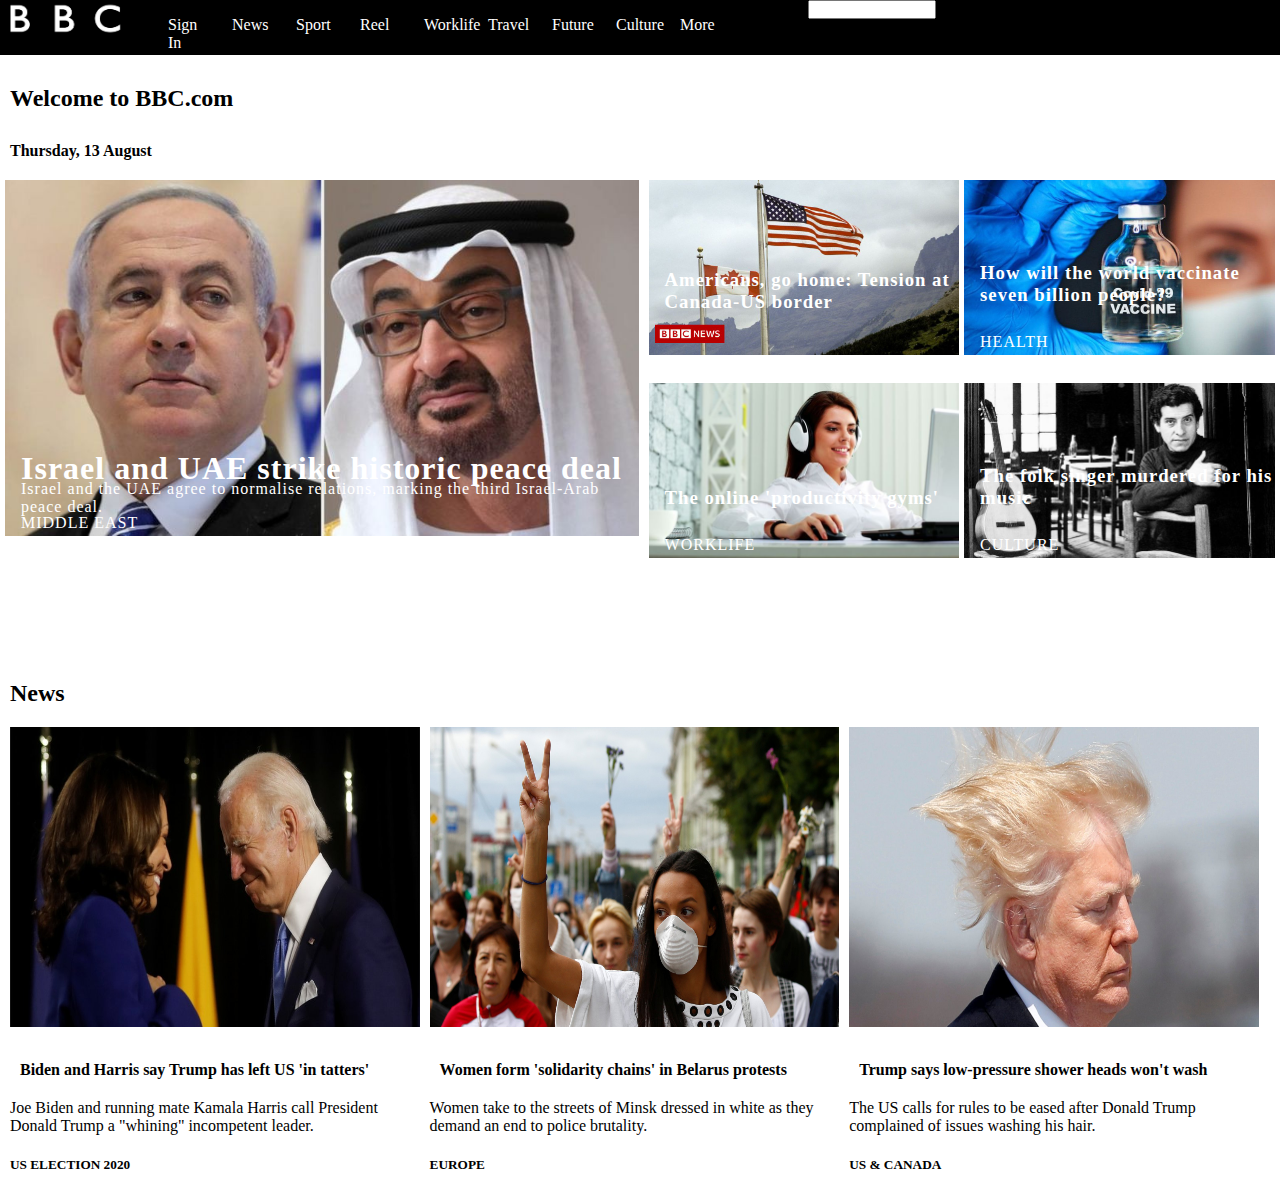
<file: index.html>
<!DOCTYPE html>
<html lang="en">
<head>
    <meta charset="UTF-8">
    <meta http-equiv="X-UA-Compatible" content="IE=edge">
    <meta name="viewport" content="width=device-width, initial-scale=1.0">
    <title>BBC News</title>
    <link rel="stylesheet" href="style.css"/>
</head>

<body>
<!-- HEADER AND NAVIGATION -->
  <header>
    <nav>
      <img src="images/bbc_logo.png" alt="bbc logo">
      <ul>
        <li><a href=https://account.bbc.com/signin?realm=%2F&clientId=Account&context=homepage&ptrt=https%3A%2F%2Fwww.bbc.com%2F&userOrigin=HOMEPAGE_GNL&isCasso=false&action=sign-in&redirectUri=https%3A%2F%2Fsession.bbc.com%2Fsession%2Fcallback%3Frealm%3D%2F&service=IdSignInService&nonce=XzB7N3iY-mYoxIWAgRiQrlzO3UnO3iWZBajk>Sign In</a></li>
        <li><a href=https://www.bbc.com/news>News</a></li> 
        <li><a href=https://www.bbc.com/sport>Sport</a></li> 
        <li><a href=https://www.bbc.com/reel>Reel</a></li>
        <li><a href=https://www.bbc.com/worklife>Worklife</a></li> 
        <li><a href=https://www.bbc.com/travel>Travel</a></li> 
        <li><a href=https://www.bbc.com/future>Future</a></li>
        <li><a href=https://www.bbc.com/future>Culture</a></li>
        <li><a href=https://www.bbc.com/future>More</a></li>
      </ul>
      <form class="search" action="./tasks/" method="post">
        <select id="more-dropdown" name="more">
          <option value="more">
          </option>
          <option value="music">Music</option>
          <option value="TV">TV</option>
          <option value="bbc select">BBC Select</option>
          <option value="sounds">Sounds</option>
        </select>
      </form>
    </nav>
  </header>  

   <!-- FIRST SECTION WITH 5 SUB SECTIONS -->
   <main>
    <h2> Welcome to BBC.com</h2>
    <h4>Thursday, 13 August</h4> 
    <section>
      <div class="container">
        <img src="images/bbc_israeluae.jpeg" alt="BNetanyahuandPriceMohammedAlNahyan" style="width:100%;">
        <div class="bottom-left"><h1>Israel and UAE strike historic peace deal</h1></div>
        <div class="bottom-left"><p>Israel and the UAE agree to normalise relations, marking the third Israel-Arab peace deal.</p></div>
        <div class="bottom-left"><span>MIDDLE EAST</span></div>
      </div>
    </section>

    <!-- SUBSECTION WITH 4 -->
    <section>
      <section class="article">
        <div class="container">
          <img class="article" src="./images/bbc_flags.jpeg" alt="CanadaandUSFlag" style="width:100%;">
          <div class="bottom-left"><h3>Americans, go home: Tension at Canada-US border</h3></div>
          <div class="bottom-left"><span></span></div>
        </div>
      </section>

      <section class="article">
        <div class="container">
          <img src="./images/bbc_covid.jpeg" alt=COVIDvaccine style="width:100%;">
          <div class="bottom-left"><h3>How will the world vaccinate seven billion people?</h3></div>
          <div class="bottom-left"><span>HEALTH</span></div>
      </section>

      <section>
        <div class="container">
        <img src="./images/bbc_gym.jpeg" alt=gym style="width:100%;">
        <div class="bottom-left"><h3>The online 'productivity gyms'</h3></div>
        <div class="bottom-left"><span>WORKLIFE</span></div>  
      </section>

      <section>
        <div class="container">
          <img src="./images/bbc_jara.jpeg" alt=VictorJara style="width:100%;">
          <div class="bottom-left"><h3>The folk singer murdered for his music</h3></div>
          <div class="bottom-left"><span>CULTURE</span></div>
      </section>
    </section>
   </main>

   <!-- 2ND SECTION -->
   <section>
     <h2>News</h2>

     <section>
      <div>
        <img class="news" src="./images/bbc_kamala and biden.jpeg" alt=BidenandKamala width=400 height=300>
        <h4>Biden and Harris say Trump has left US 'in tatters'</h4>
        <p>Joe Biden and running mate Kamala Harris call President Donald Trump a "whining" incompetent leader.</p>
        <h5>US ELECTION 2020</h5>
        </div>
     </section>

     <section>
      <div>
        <img class="news" src="./images/bbc_womenmarch.jpeg" alt=WomeninSolidarity width=400 height=300>
        <h4>Women form 'solidarity chains' in Belarus protests</h4>
        <p>Women take to the streets of Minsk dressed in white as they demand an end to police brutality.</p>
        <h5>EUROPE</h5>
      </div>
    </section>

    <section class="trump">
      <div>
        <img class="news" src="./images/bbc_trump.jpeg" alt=TrumpsHair width=400 height=300>
        <h4>Trump says low-pressure shower heads won't wash</h4>
        <p>The US calls for rules to be eased after Donald Trump complained of issues washing his hair.</p>
        <h5>US & CANADA</h5>
    </div>
    </section>
   </section>
</body>
</html>
</file>
<file: style.css>
/* MAIN */
body, html {
    padding: 0px;
    margin: 0px;
}

/* NAVIGATION */
header {
    background-color: black;
    height: 55px;
    color: white;
}

nav *{
    float: left;
    width: 10%;
    color: white;
    display: block;
}

nav ul {
    width: 50%;
}

nav form select {
    width: 100%;
}

nav a {
    text-decoration: none;
}

/* MAIN SECTION */

main > section {
    width: 49.5%;
    height: 500px;
    float: left;
    margin-left: 5px;
}

  /* MAIN SUB SECTION */
main section + section section {
    width: 49%;
    height: 196px;
    float: left;
    margin-left: 5px;
}

.article {
    margin-bottom: 7px;
}

/* Container holding the image and the text */
.container {
    position: relative;
    text-align: left;
    color: white;
  }
  
  /* Bottom left text */
.bottom-left {
    position: absolute;
    bottom: 8px;
    left: 16px;
    letter-spacing: 1px;
  }


.bottom-left h1, h3 {
    margin-bottom: 45px;
    text-align: left;
  } 
  

/* NEWS SECTION */

section h2, main h2, h4 {
    margin-left: 10px;
    margin-bottom: 20px;
    margin-top: 30px;
}
main + section > section {
    width: 32%;
    float: left;
    margin-left: 10px;
}

.news {
    width: 100%;
}

.trump {
    margin-right: 10px;
}
</file>
